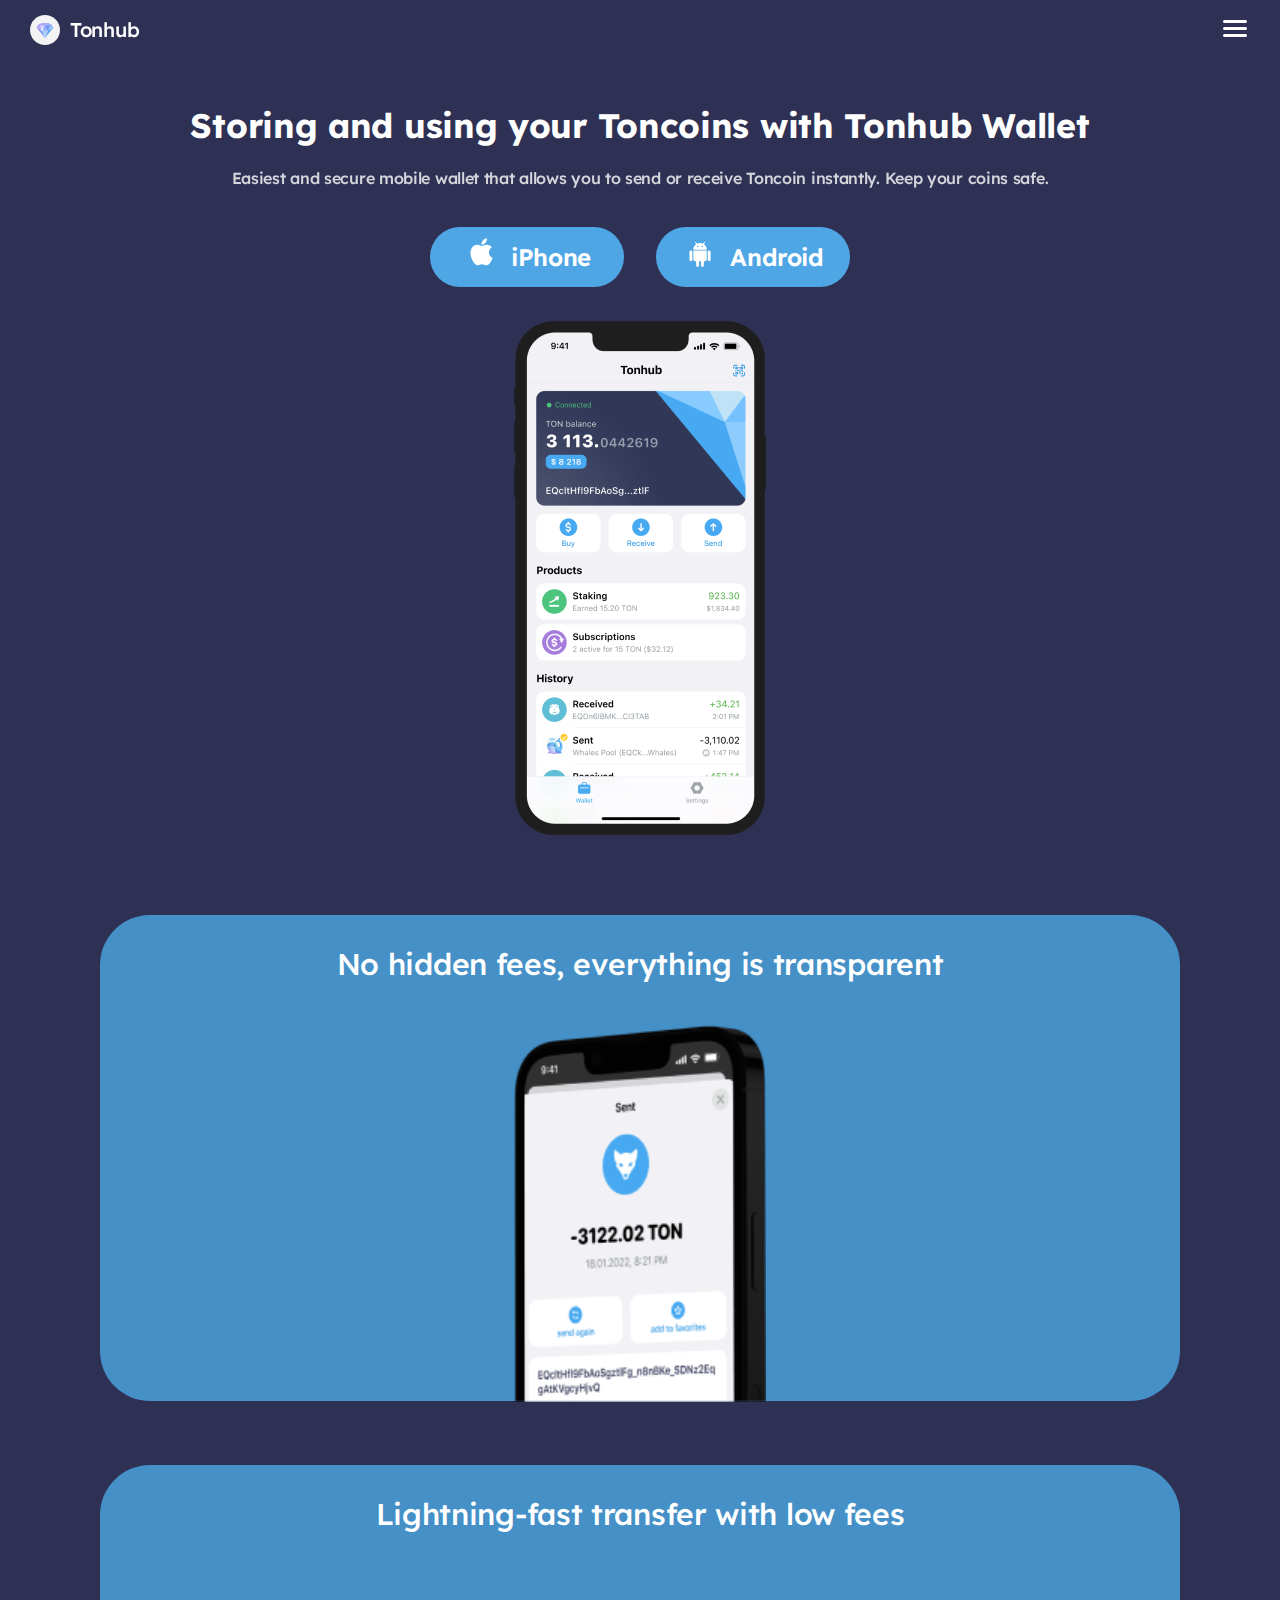
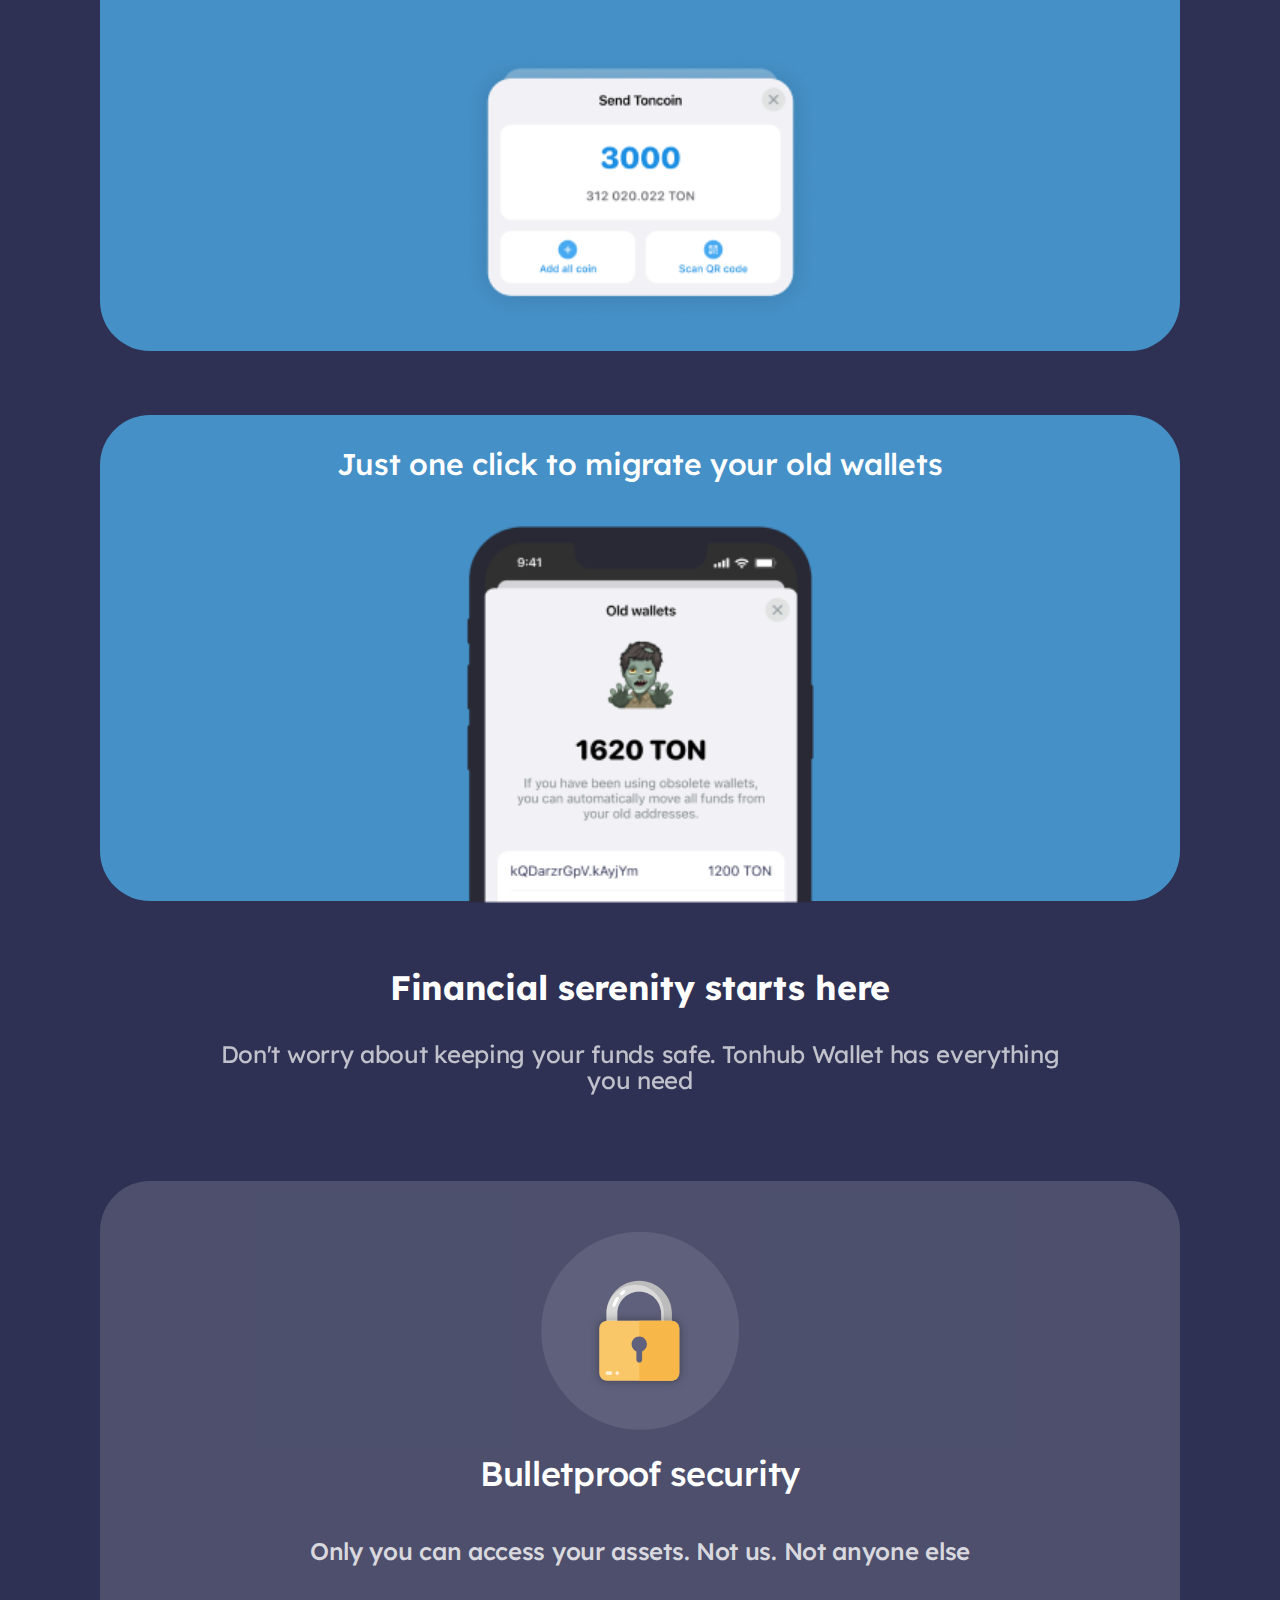
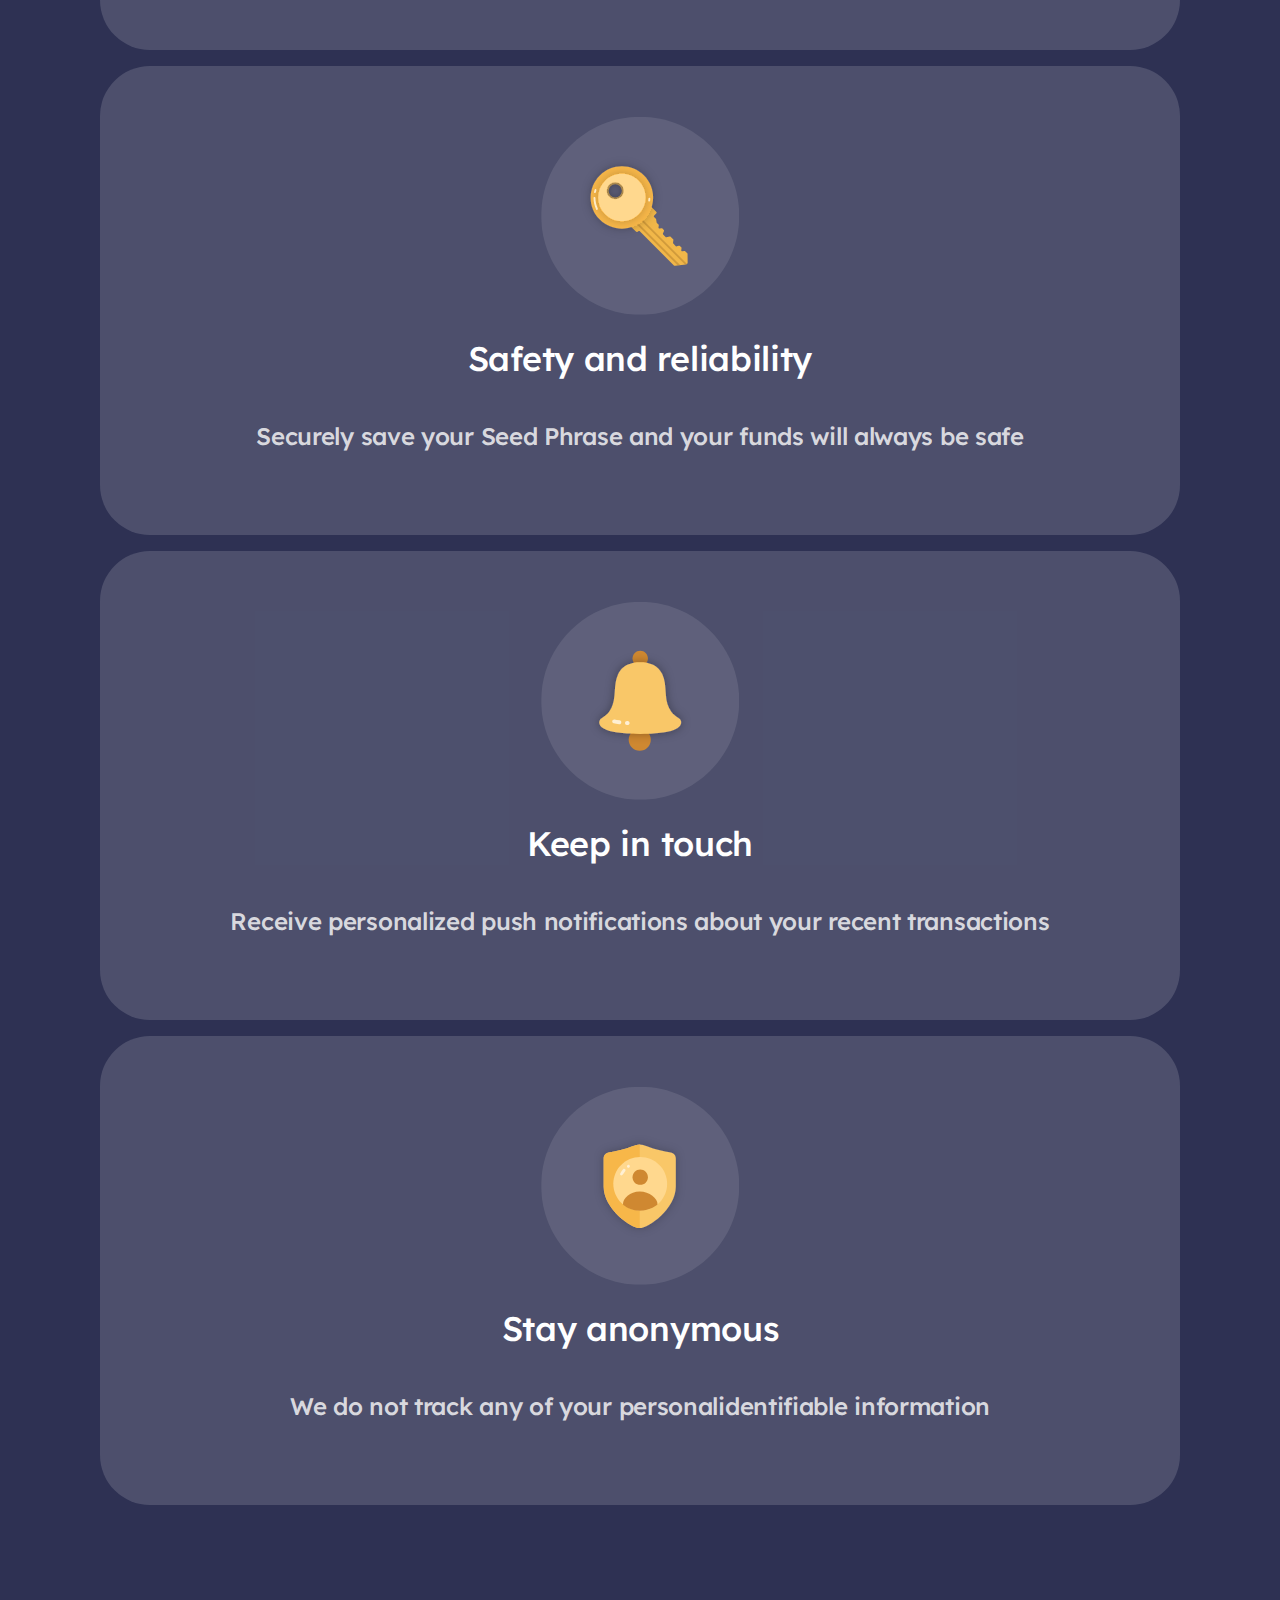
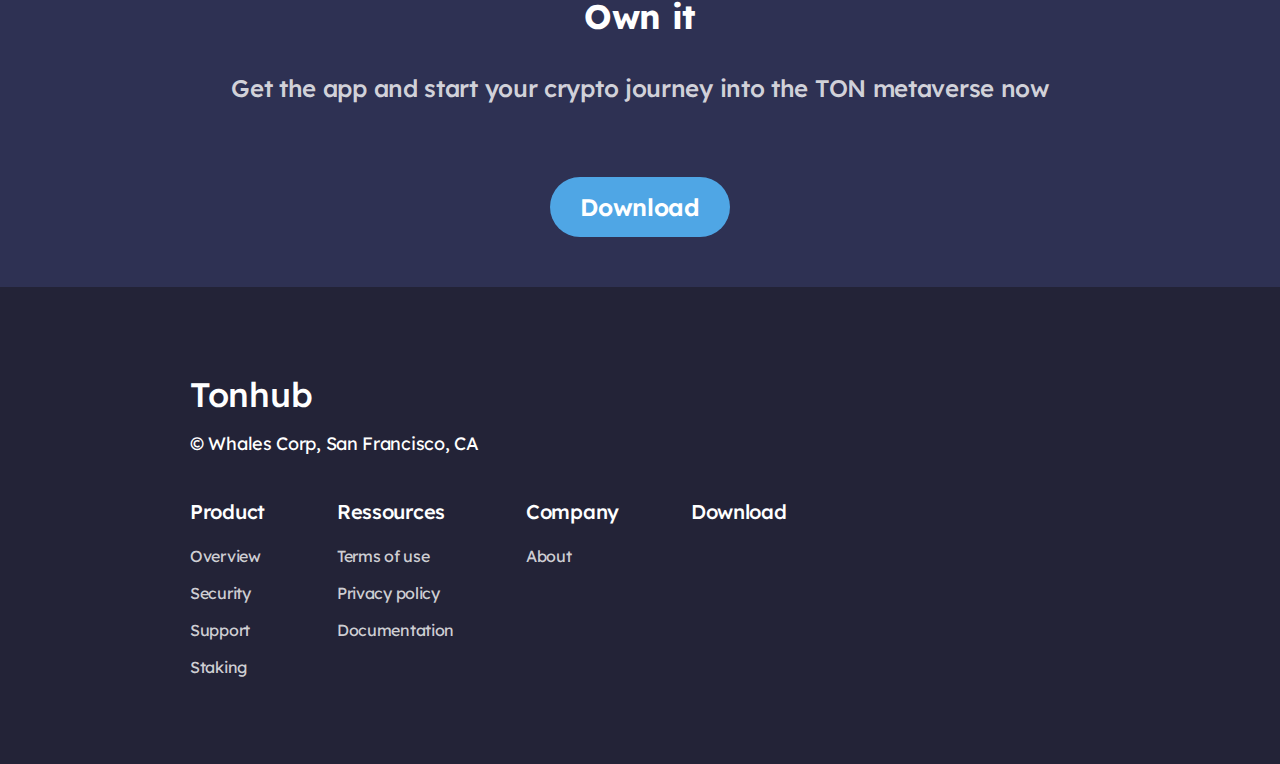
<file: index.html>
<!DOCTYPE html>
<html lang="en">
<head>
    <meta charset="UTF-8">
    <meta name="viewport" content="width=device-width, initial-scale=1.0">
    <title>Tonhub</title>
    <link rel="shortcut icon" href="./assets/icons/favicon.svg" type="image/x-icon">
    <link rel="icon" sizes="16x16" href="./assets/icons/favicon-16x16.png" type="image/png">
    <link rel="icon" sizes="30x30" href="./assets/icons/favicon-30x30.png" type="image/png">
    <link rel="icon" sizes="48x48" href="./assets/icons/favicon-48x48.png" type="image/png">
    <link rel="stylesheet" href="./styles/index.css">
</head>
<body>
    <div id="top"></div>
    <header>
        <div class="header-container">
            <a id="logo" href="./index.html">
                <img src="./assets/icons/logo.svg" class="logo" alt="logo">
                <h3>Tonhub</h3>
            </a>
            <nav id="nav-menu">
                <ul  class="nav-list">
                    <li><a href="./index.html" class="nav-link">Overview</a></li>
                    <li><a href="./security.html" class="nav-link">Security</a></li>
                    <li><a href="./about.html" class="nav-link">About</a></li>
                    <li><a href="./support.html" class="nav-link">Support</a></li>
                    <li><a href="./staking.html" class="nav-link">Staking</a></li>
                </ul>
            </nav>
            <div id="toggle-btn">
                <img src="./assets/icons/menu.svg" alt="open-menu">
            </div>
            <div class="download">
                <a href="./download.html" class="download-btn">Download</a>
            </div>
        </div>
    </header>
    <main>
        <div class="main-container">
            <div class="hero-section">
                <div class="hero-block-text">
                    <h1>Storing and using your Toncoins with Tonhub Wallet</h1>
                    <p>
                        Easiest and secure mobile wallet that allows you to send or receive Toncoin instantly. 
                        Keep your coins safe.
                    </p>
                    <div class="app-download">
                        <a href="https://apps.apple.com/us/app/tonhub-ton-wallet/id1607656232" class="download-btn">
                            <div class="store-logo">
                                <img src="./assets/icons/apple.svg" alt="apple logo">
                            </div>
                            <span class="store-name">iPhone</span>
                        </a>
                        <a href="https://play.google.com/store/apps/details?id=com.tonhub.wallet" class="download-btn">
                            <div class="store-logo">
                                <img src="./assets/icons/android.svg" alt="android logo">
                            </div>
                            <span class="store-name">Android</span>
                        </a>
                    </div>
                </div>
                <div class="hero-block-image">
                    <img src="./assets/images/phone_face.png" alt="phone face">
                </div>
            </div>
            <div class="overview-section">
                <div class="overview-block">
                    <h2>No hidden fees, everything is transparent</h2>
                    <div class="overview-image">
                        <img src="./assets/images/sent_receive.png" alt="sent receive" id="myImage">
                    </div>
                </div>
                <div class="overview-block">
                    <h2>Lightning-fast transfer with low fees</h2>
                    <div class="overview-image">
                        <img src="./assets/images/send_crypto.png" alt="send crypto">
                    </div>
                </div>
                <div class="overview-block">
                    <h2>Just one click to migrate your old wallets</h2>
                    <div class="overview-image">
                        <img src="./assets/images/old_wallets.png" alt="old wallets">
                    </div>                
                </div>
            </div>
            <div class="financial-serenity">
                <h2>Financial serenity starts here</h2>
                <p>Don't worry about keeping your funds safe. Tonhub Wallet has everything you need</p>
            </div>
            <div class="features-section">
                <div class="feature-block">
                    <div class="feature-image">
                        <img src="./assets/icons/security.svg" alt="security">
                    </div>
                    <h2>Bulletproof security</h2>
                    <p>Only you can access your assets. Not us. Not anyone else</p>
                </div>
                <div class="feature-block">
                    <div class="feature-image">
                        <img src="./assets/icons/safety.svg" alt="safety">
                    </div>
                    <h2>Safety and reliability</h2>
                    <p>Securely save your Seed Phrase and your funds will always be safe</p>
                </div>
                <div class="feature-block">
                    <div class="feature-image">
                        <img src="./assets/icons/notifications.svg" alt="notifications">
                    </div>
                    <h2>Keep in touch</h2>
                    <p>Receive personalized push notifications about your recent transactions</p>
                </div>
                <div class="feature-block">
                    <div class="feature-image">
                        <img src="./assets/icons/anonymity.svg" alt="anonymity">
                    </div>
                    <h2>Stay anonymous</h2>
                    <p>We do not track any of your personalidentifiable information</p>
                </div>
            </div>
            <div class="download-app">
                <h2>Own it</h2>
                <p>Get the app and start your crypto journey into the TON metaverse now</p>
                <a href="./download.html" class="download-btn">Download</a>
            </div>
        </div>
    </main>
    <footer>
        <div class="footer-container">
            <div class="footer-top">
                <div class="footer-heading">
                    <h2>Tonhub</h2>
                    <p>© Whales Corp, San Francisco, CA</p>
                </div>
            </div>
            <div class="footer-links">
                <div class="links-container">
                    <h3>Product</h3>
                    <ul>
                        <li><a href="#top" target="_blank" rel="noopener noreferrer">Overview</a></li>
                        <li><a href="./security.html" target="_blank" rel="noopener noreferrer">Security</a></li>
                        <li><a href="./support.html" target="_blank" rel="noopener noreferrer">Support</a></li>
                        <li><a href="./staking.html" target="_blank" rel="noopener noreferrer">Staking</a></li>
                    </ul>
                </div>
                <div class="links-container">
                    <h3>Ressources</h3>
                    <ul>
                        <li><a href="./terms.html" target="_blank" rel="noopener noreferrer">Terms of use</a></li>
                        <li><a href="./privacy.html" target="_blank" rel="noopener noreferrer">Privacy policy</a></li>
                        <li><a href="./docs.html" target="_blank" rel="noopener noreferrer">Documentation</a></li>
                    </ul>
                </div>
                <div class="links-container">
                    <h3>Company</h3>
                    <ul>
                        <li><a href="./about.html" target="_blank" rel="noopener noreferrer">About</a></li>
                    </ul>
                </div>
                <div class="links-container">
                    <h3><a href="./download.html">Download</a></h3>
                </div>
            </div>
        </div>
    </footer>
    <script src="./scripts/header.js"></script>
    <!--<script src="./scripts/updateImage.js"></script>-->
</body>
</html>
</file>
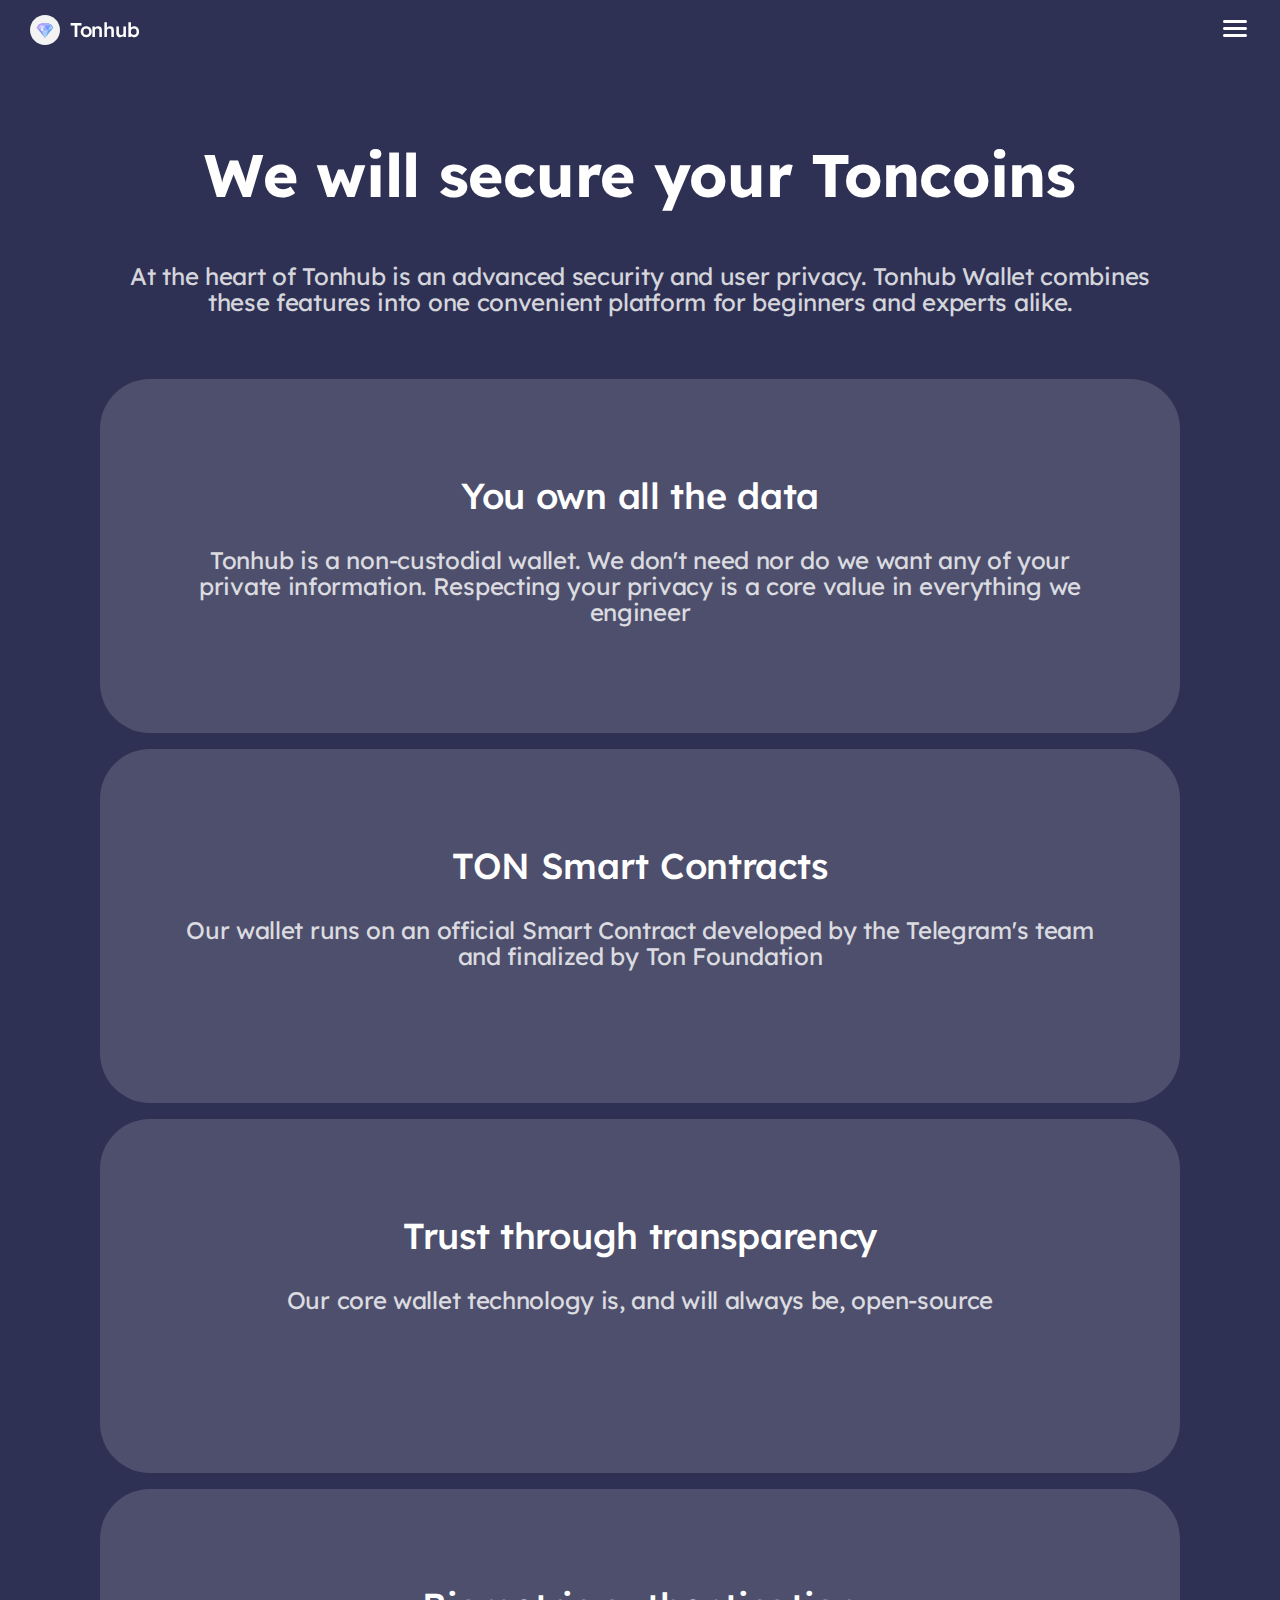
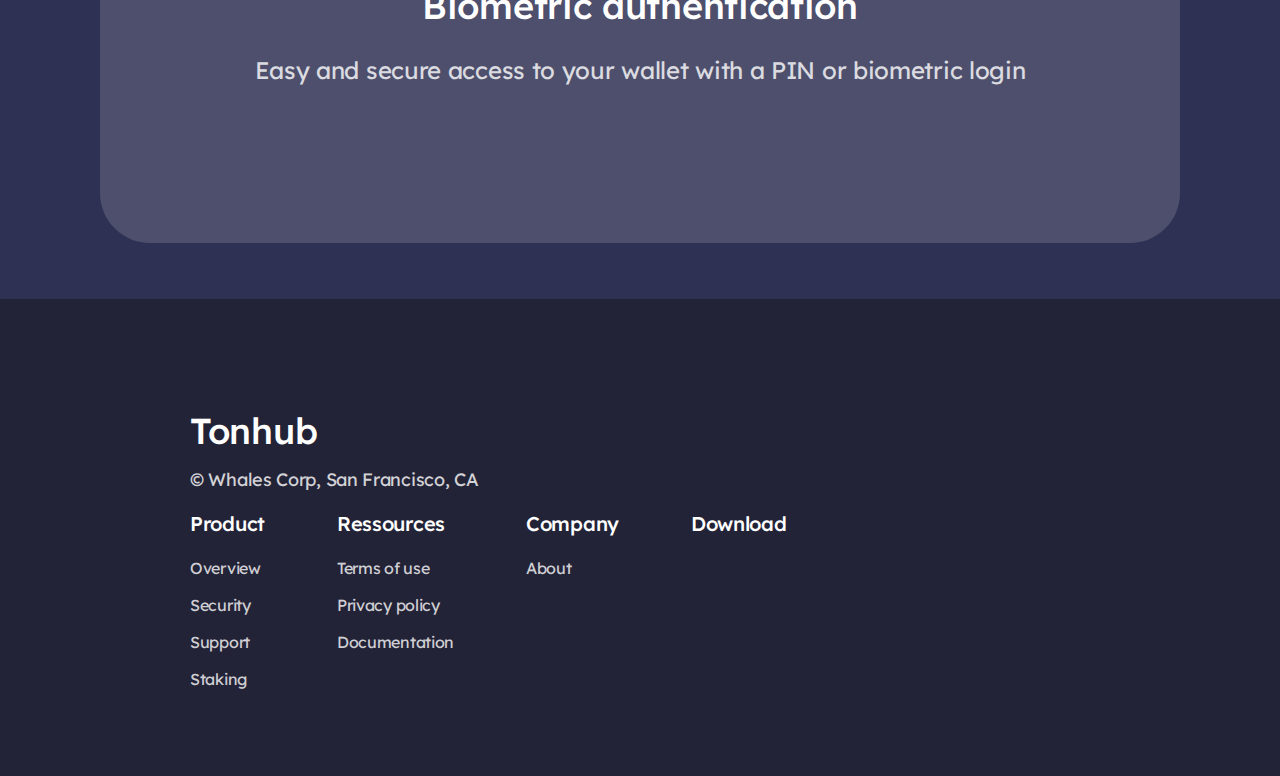
<file: security.html>
<!DOCTYPE html>
<html lang="en">
<head>
    <meta charset="UTF-8">
    <meta name="viewport" content="width=device-width, initial-scale=1.0">
    <title>Tonhub | Security</title>
    <link rel="shortcut icon" href="./assets/icons/favicon.svg" type="image/x-icon">
    <link rel="icon" sizes="16x16" href="./assets/icons/favicon-16x16.png" type="image/png">
    <link rel="icon" sizes="30x30" href="./assets/icons/favicon-30x30.png" type="image/png">
    <link rel="icon" sizes="48x48" href="./assets/icons/favicon-48x48.png" type="image/png">
    <link rel="stylesheet" href="./styles/index.css">
    <link rel="stylesheet" href="./styles/security.css">
</head>
<body>
    <header>
        <div class="header-container">
            <a id="logo" href="./index.html">
                <img src="./assets/icons/logo.svg" class="logo" alt="logo">
                <h3>Tonhub</h3>
            </a>
            <nav id="nav-menu">
                <ul  class="nav-list">
                    <li><a href="./index.html" class="nav-link">Overview</a></li>
                    <li><a href="./security.html" class="nav-link">Security</a></li>
                    <li><a href="./about.html" class="nav-link">About</a></li>
                    <li><a href="./support.html" class="nav-link">Support</a></li>
                    <li><a href="./staking.html" class="nav-link">Staking</a></li>
                </ul>
            </nav>
            <div id="toggle-btn">
                <img src="./assets/icons/menu.svg" alt="open-menu">
            </div>
            <div class="download">
                <a href="./download.html" class="download-btn">Download</a>
            </div>
        </div>
    </header>
    <main>
        <div class="container">
            <h1>We will secure your Toncoins</h1>
            <p class="subtitle">At the heart of Tonhub is an advanced security and user privacy. 
                Tonhub Wallet combines these features into one convenient platform for beginners and experts alike.
            </p>
            <div class="flex-container">
                <div class="container-wrapper">
                    <div class="content">
                        <h2>You own all the data</h2>
                        <p>Tonhub is a non-custodial wallet. We don't need nor do we want any of your private information. 
                            Respecting your privacy is a core value in everything we engineer
                        </p>
                    </div>
                    <div class="content">
                        <h2>TON Smart Contracts</h2>
                        <p>Our wallet runs on an official Smart Contract developed by the Telegram's team and finalized by Ton Foundation</p>
                    </div>
                    <div class="content">
                        <h2>Trust through transparency</h2>
                        <p>Our core wallet technology is, and will always be, open-source</p>
                    </div>
                    <div class="content">
                        <h2>Biometric authentication</h2>
                        <p>Easy and secure access to your wallet with a PIN or biometric login</p>
                    </div>
                </div>
            </div>
        </div>
    </main>
    <footer>
        <div class="footer-container">
            <div class="footer-top">
                <div class="footer-heading">
                    <h2>Tonhub</h2>
                    <p>© Whales Corp, San Francisco, CA</p>
                </div>
            </div>
            <div class="footer-links">
                <div class="links-container">
                    <h3>Product</h3>
                    <ul>
                        <li><a href="#top" target="_blank" rel="noopener noreferrer">Overview</a></li>
                        <li><a href="./security.html" target="_blank" rel="noopener noreferrer">Security</a></li>
                        <li><a href="./support.html" target="_blank" rel="noopener noreferrer">Support</a></li>
                        <li><a href="./staking.html" target="_blank" rel="noopener noreferrer">Staking</a></li>
                    </ul>
                </div>
                <div class="links-container">
                    <h3>Ressources</h3>
                    <ul>
                        <li><a href="./terms.html" target="_blank" rel="noopener noreferrer">Terms of use</a></li>
                        <li><a href="./privacy.html" target="_blank" rel="noopener noreferrer">Privacy policy</a></li>
                        <li><a href="./docs.html" target="_blank" rel="noopener noreferrer">Documentation</a></li>
                    </ul>
                </div>
                <div class="links-container">
                    <h3>Company</h3>
                    <ul>
                        <li><a href="./about.html" target="_blank" rel="noopener noreferrer">About</a></li>
                    </ul>
                </div>
                <div class="links-container">
                    <h3><a href="./download.html">Download</a></h3>
                </div>
            </div>
        </div>
    </footer>
    <script src="./scripts/header.js"></script>
</body>
</html>
</file>
<file: styles/index.css>
/*********************************************** TYPOGRAPHY AND COLORS ********************************************************/
@import url('https://fonts.googleapis.com/css2?family=Lexend:wght@100..900&display=swap');


/*********************************************** TYPOGRAPHY AND COLORS ********************************************************/
:root {
    /******************* COLORS ********************/
    --boston-blue: #4590C7;
    --martinique: #2E3153;
    --main-white: #FFFFFF;
    --picon-blue: #4FA6E5;
    --ebony-clay: #232337;
    --main-gray: #9D9D9D;
    --link-color: #ffffffcc;
    --bg-feature: #ffffff26;

    /**************** FONT SIZES *******************/
    --text-sm: 0.875rem; /* 14px */
    --text-base: 1rem; /* 16px */
    --text-lg: 1.125rem; /* 18px */
    --text-xl: 1.25rem; /* 20px */
    --text-2xl: 1.5rem; /* 24px */
    --text-3xl: 1.875rem; /* 30px */
    --text-4xl: 2.125rem; /* 34px */
    --text-4xxl: 2.625rem; /* 42px */
    --text-5xl: 3.125rem; /* 50px */
    --text-5xxl: 3.375rem; /* 54px */
    --text-6xl: 3.75rem; /* 60px */
    --text-7xl: 5rem; /* 80px */
}

/*********************************************** GENERAL RULES ********************************************************/

* {
    box-sizing: border-box;
    margin: 0;
    padding: 0;
    letter-spacing: -0.3px;
}

body {
    font-family: 'Lexend';
    font-size: var(--text-base);
    background: var(--martinique);
}

ul li {
    list-style-type: none;
}

a {
    text-decoration: none;
}

/*********************************************** HEADER - NAVIGATION ********************************************************/
.header-container {
    display: flex;
    flex-direction: row;
    align-items: center;
    justify-content: space-between;
    padding: 14px 30px;
    height: 60px;
}

header {
    margin-bottom: 27px;
    position: sticky;
    top: 0;
    z-index: 30;
    height: 60px;
    backdrop-filter: blur(50px);
    --webkit-backdrop-filter: blur(50px)
}

#nav-menu {
    display: none;
    align-items: flex-start;
    font-size: var(--text-base);
    font-weight: 400;
    color: var(--main-white);
    letter-spacing: -0.4%;
    z-index: 999;
    width: 160px;
    height: 160px;
    padding: 12px;
    background: var(--ebony-clay);
    border-radius: 12px;
    position: relative;
    top: 100px;
    left: 42px;
}

#toggle-btn {
    cursor: pointer;
}

.download {
    display: none;
}

.nav-link {
    color: var(--main-white);
    line-height: 25px;
}

.nav-link:hover {
    color: var(--boston-blue);
}

#logo {
    display: flex;
    align-items: center;
    justify-content: space-between;
    gap: 10px;
}

.overlay {
    position: fixed;
    top: 0;
    left: 0;
    width: 100%;
    height: 100%;
    background-color: rgba(0, 0, 0, 0.5);
    z-index: 1;
    opacity: 0.5;
    visibility: hidden;
    transition: opacity 0.3s ease-in-out, visibility 0.3s;
  }
  
.overlay.show {
    opacity: 1;
    visibility: visible;
}

#logo h3 {
    color: var(--main-white);
    font-size: var(--text-xl);
    font-weight: 500;
    line-height: 28px;
}

/*********************************************** MAIN CONTENT ********************************************************/
main {
    padding-inline: 16px;
    width: 100%;
    position: relative;
}

.main-container {
    display: flex;
    flex-direction: column;
    gap: 32px;
}

/*********************************************** HERO SECTION ********************************************************/

.hero-section {
    display: flex;
    flex-direction: row;
    align-items: center;
    justify-content: center;
    flex-wrap: wrap;
    gap: 24px;
}

.hero-block-text h1 {
    padding: 5.27px 14px;
    text-align: center;
    font-size: var(--text-4xl);
    font-weight: 700;
    color: var(--main-white);
    line-height: 45px;
    margin-bottom: 12px;
    padding-inline: 12px;
}

.hero-block-text p {
    text-align: center;
    font-size: var(--text-base);
    font-weight: 500;
    color: var(--main-white);
    line-height: 26px;
    opacity: 0.8;
    padding-inline: 12px;
}

.app-download {
    padding-top: 26px;
    display: flex;
    flex-direction: row;
    flex-wrap: wrap;
    align-items: center;
    justify-content: center;
}

.download-btn {
    margin-block: 10px;
    padding: 12px 30px;
    width: 350px;
    height: 60px;
    background: var(--picon-blue);
    display: flex;
    align-items: center;
    justify-content: center;
    gap: 12px;
    border-radius: 100px;
}

.download-btn span {
    text-align: center;
    font-size: var(--text-2xl);
    color: var(--main-white);
    font-weight: 600;
    line-height: 36px;
    letter-spacing: -0.4px;
}

.hero-block-image {
    margin-top: 32px;
    width: 100%;
    display: flex;
    align-items: center;
    justify-content: center;
    flex-grow: 1;
}

/*********************************************** OVERVIEW SECTION ********************************************************/
.overview-section, .features-section {
    display: grid;
    grid-template-columns: repeat(1, 1fr);
    grid-template-rows: repeat(3, 1fr);
    align-items: center;
    justify-content: center;
    gap: 16px;
}

.overview-block, .feature-block {
    display: flex;
    flex-direction: column;
    align-items: center;
    justify-content: space-between;
    padding-inline: 16px;
    width: 100%;
    height: 384px;
    background: var(--boston-blue);
    border-radius: 12px;
}

.overview-block h2, .feature-block h2 {
    font-size: var(--text-2xl);
    font-weight: 500;
    font-style: normal;
    color: var(--main-white);
    text-align: center;
    line-height: 34px;
    letter-spacing: -0.4%;
    padding-top: 32px;
    padding-bottom: 24px;
}

.overview-image {
    display: flex;
    flex-direction: row;
    align-items: flex-end;
    flex-grow: 1;
}

.overview-block:nth-child(2) .overview-image {
    justify-content: center;
    align-items: center;
}

/*********************************************** FINANCIAL SERENITY SECTION ********************************************************/
.financial-serenity {
    padding: 64px 14px;
    display: flex;
    align-items: center;
    flex-direction: column;
}

.financial-serenity h2 {
    font-size: var(--text-4xl);
    font-weight: 700;
    color: var(--main-white);
    line-height: 45px;
    text-align: center;
    padding-bottom: 7px;
    padding-inline: 2px;
}

.financial-serenity p {
    font-size: var(--text-base);
    font-weight: 400;
    line-height: 26px;
    color: var(--main-white);
    opacity: 0.7;
    text-align: center;
    padding-bottom: 24px;
    padding-inline: 12px;
}

/*********************************************** FEATURES SECTION ********************************************************/
.feature-block {
    background: var(--bg-feature);
    display: flex;
    flex-direction: column;
    align-items: center;
    padding: 38px 21px;
    height: max-content;
}

.feature-image {
    padding-top: 12px;
}

.feature-block h2 {
    padding-top: 24px;
    line-height: 32px;
    font-weight: 500;
}

.feature-block p {
    font-size: var(--text-base);
    font-weight: 500;
    color: var(--link-color);
    text-align: center;
    line-height: 26px;
    letter-spacing: -0.4%;
    padding-block: 24px;
}

/*********************************************** DOWNLOAD SECTION ********************************************************/
.download-app {
    display: flex;
    flex-direction: column;
    align-items: center;
    justify-content: center;
    padding: 42px 14px;
    gap: 12px;
}

.download-app h2 {
    font-size: var(--text-4xl);
    font-weight: 700;
    color: var(--main-white);
    text-align: center;
    padding-top: 24px;
    line-height: 32px;
}

.download-app p {
    font-size: var(--text-base);
    font-weight: 500;
    color: var(--link-color);
    text-align: center;
    line-height: 25px;
    letter-spacing: -0.4%;
    padding-inline: 2px;
    padding-bottom: 24px;
}

.download-app .download-btn, .download .download-btn {
    width: 180px;
    height: 60px;
    display: flex;
    align-items: center;
    justify-content: center;
    font-weight: 600;
    color: var(--main-white);
    line-height: 24px;
    letter-spacing: -0.4%;
    text-align: center;
    padding: 12px 30px;
}

/*********************************************** FOOTER ********************************************************/
footer {
    width: 100%;
    background: var(--ebony-clay);
    display: flex;
    flex-direction: column;
    justify-content: center;
    align-items: center;padding: 54px 56px;
    padding: 51.92px 53.85px;
    color: var(--main-white);
}

.footer-container {
    width: 100%;
    display: flex;
    flex-direction: row;
    flex-wrap: wrap;
    align-items: flex-start;
    gap: 41px;
}

.footer-top {
    width: 100%;
    height: 100px;
}

.footer-heading {
    display: flex;
    height: 110px;
    flex-direction: column;
    align-items: flex-start;
    flex-shrink: 0;
    align-self: stretch;
    gap: 12px;
}

.footer-heading h2 {
    font-size: var(--text-4xl);
    font-weight: 500;
    line-height: 48px;
}

.footer-heading p {
    font-size: var(--text-lg);
    font-weight: 400;
    line-height: 25px;
}

.footer-links {
    width: 100%;
    display: flex;
    flex-direction: row;
    flex-wrap: wrap;
    flex-grow: 1;
    align-self: stretch;
    gap: 28px;
}

.links-container {
    width: 270px;
    padding-right: 8px;
    display: flex;
    flex-direction: column;
    align-items: flex-start;
    flex-shrink: 0;
    align-self: first baseline;
    gap: 8px;
}

.links-container h3 {
    font-size: var(--text-xl);
    font-weight: 500;
    line-height: 25px;
}

.links-container ul {
    direction: flex;
    flex-direction: column;
    justify-content: space-between;
    gap: 12px;
}

.links-container ul li {
    padding-top: 12px;
}

.links-container ul li a {
    font-size: var(--text-base);
    color: var(--link-color);
    font-weight: 400;
    line-height: 25px;
}

.links-container:last-of-type {
    height: 24px;
    padding: 20px 0;
}

.links-container:last-of-type a {
    color: var(--main-white);
}

/********************************************** RESPONSIVE DESIGN *****************************************/
@media screen and (min-width:768px) {
    /****************** HERO SECTION ******************/
    .hero-section h1{
        padding-inline: 16px;
        padding-top: 16px;
    }

    .hero-section p {
        padding-inline: 12px;
    }

    .app-download {
        gap: 32px;
        padding-top: 26px;
    }

    .download-btn {
        width: 194px;
    }

    .hero-block-image {
        margin-top: 0px;
    }

    /***************** OVERVIEW and FEATURES SECTION ***************/
    .overview-section {
        margin-top: 32px;
        padding-top: 16px;
    }

    .overview-block, .feature-block {
        border-radius: 50px;
    }

    .overview-block h2{
        padding-block: 32px 24px;
        text-wrap: nowrap;
    }

    .feature-block h2 {
        font-size: var(--text-4xl);
    }

    /******************** FINANCIAL SERENITY SECTION *********************/
    .financial-serenity {
        padding: 32px 40px;
    }

    .financial-serenity h2 {
        padding-inline: 100px;
        text-wrap: wrap;
    }

    .financial-serenity p {
        padding-inline: 64px;
        text-wrap: wrap;
    }

    /******************** DOWNLOAD APP SECTION *********************/
    .download-app {
        padding: 24px 100px;
    }

    footer {
        padding: 84px 190px;
    }

    .footer-links {
        align-self: stretch;
    }

    .links-container {
        width: auto;
    }
}

@media screen and (min-width:1024px) {
    main {
        padding-inline: 100px;
    }

    /**************************** OVERVIEW SECTION **********************/
    .overview-section {
        row-gap: 64px;
    }
    .overview-block {
        height: 486px;
        gap: 64px;
    }

    .overview-image img {
        overflow: hidden;
        transform: scale(1.5);
    }

    .overview-image {
        display: flex;
        align-items: center;
        justify-content: center;
        flex-grow: 1;
        max-height: 390px;
        position: relative;
    }

    .overview-block:first-child .overview-image img {
        position: absolute;
        bottom: 62px;
    }

    .overview-block:last-child .overview-image img {
        position: absolute;
        bottom: 61px;
    }
    .overview-block h2 {
        font-size: var(--text-3xl);
    }

    /**************************** FINANCIAL SERENETY SECTION **********************/
    .financial-serenity p {
        font-size: var(--text-2xl);
        margin-top: 24px;
    }

    /**************************** FEATURES SECTION **********************/
    .feature-block {
        padding-inline: 64px;
    }
    .feature-block p {
        font-size: var(--text-2xl);
        padding-bottom: 48px;
    }

    /**************************** DOAWNLOAD APP **********************/
    .download-app {
        padding-block: 40px;
    }

    .download-app h2 {
        padding-bottom: 24px;
    }

    .download-app p {
        padding-bottom: 48px;
        padding-inline: 21px;
        line-height: 38px;
        font-size: var(--text-2xl);
    }

    .download-btn {
        font-size: var(--text-2xl);
    }

    /********************************** FOOTER ************************/
    .footer-container {
        row-gap: 8px;
    }
    .footer-links {
        width: auto;
        column-gap: 64px;
    }
}

@media screen and (min-width:1440px) {
    header {
        height: 119px;
        padding-bottom: 53px;
        padding-top: 30px;
        margin-bottom: 48px;
    }
    .header-container {
        padding: 14px 30px;
        margin-bottom: 24px;
        display: flex;
        align-items: center;
        justify-content: space-between;
        gap: 64px;
    }
    #nav-menu {
        display: flex;
        align-items: center;
        justify-content: center;
        z-index: 0;
        width: 534px;
        background: none;
        position: sticky;
    }

    .nav-list {
        display: flex;
        align-items: center;
        justify-content: space-between;
        gap: 28px;
    }

    .nav-list .nav-link {
        font-size: var(--text-2xl);
        font-style: normal;
        font-weight: 400;
        line-height: 30px;
    }

    #toggle-btn {
        display: none;
    }

    .header-container .download {
        display: flex;
        width: 180px;
    }
    main {
        padding-inline: 190px;
    }

    /**************************** HERO SECTION **********************/
    .hero-section {
        flex-wrap: nowrap;
        width: 1060px;
    }
    .hero-block-image {
        width: 25%;
    }

    .hero-block-text {
        width: 75%;
    }

    .hero-block-text h1 {
        text-align: left;
        font-size: var(--text-6xl);
        line-height: 80px;
        align-self: stretch;
    }

    .hero-block-text p {
        text-align: left;
        font-size: var(--text-4xl);
        line-height: 50px;
        align-self: stretch;
    }

    .app-download {
        justify-content: left;
    }

    .overview-block {
        height: 548.35px;
    }

    .overview-block h2 {
        margin: 70px 0 40px;
        font-size: var(--text-4xxl);
    }

    .overview-block:first-child .overview-image {
        width: 529px;
        height: 380px;
        transform: scale(0.65);
        display: flex;
        flex-grow: 1;
        align-items: flex-end;
        bottom: -30px;
    }

    .financial-serenity {
        padding: 110px 300px;
    }

    .financial-serenity h2 {
        padding-bottom: 36px;
        padding-inline: 2.88px;
        font-size: var(--text-5xl);
        line-height: 70px;
        height: 176px;
    }

    .financial-serenity p {
        padding-bottom: 36px;
        padding-inline: 10.5px;
        font-size: var(--text-4xl);
        line-height: 50px;
        height: 236px;
    }

    .feature-block {
        height: 613px;
        padding: 66px 44px;
    }

    .feature-block h2 {
        margin: 56px 0 0;
        font-size: var(--text-5xxl);
    }

    .feature-block p {
        margin: 32px 0 0;
        font-size: var(--text-4xl);
        line-height: 54px;
    }

    .download-app {
        padding: 110px 300px;
    }

    .download-app h2 {
        font-size: var(--text-5xl);
        line-height: 70px;
        margin: 0 0 36px;
    }

    .download-app p {
        font-size: var(--text-4xl);
        line-height: 50px;
        margin: 0 0 36px;
    }

    footer {
        padding: 84px 190px;
    }

    .footer-container {
        flex-wrap: nowrap;
        gap: 72px;
    }

    .footer-top {
        width: 35%;
    }
}
</file>
<file: styles/security.css>
:root {
    /******************* COLORS ********************/
    --boston-blue: #4590C7;
    --martinique: #2E3153;
    --main-white: #FFFFFF;
    --picon-blue: #4FA6E5;
    --ebony-clay: #232337;
    --main-gray: #9D9D9D;
    --link-color: #ffffffcc;
    --bg-feature: #ffffff26;

    /**************** FONT SIZES *******************/
    --text-sm: 0.875rem; /* 14px */
    --text-base: 1rem; /* 16px */
    --text-lg: 1.125rem; /* 18px */
    --text-xl: 1.25rem; /* 20px */
    --text-2xl: 1.5rem; /* 24px */
    --text-3xl: 1.875rem; /* 30px */
    --text-4xl: 2.25rem; /* 36px */
    --text-4xxl: 2.625rem; /* 42px */
    --text-5xl: 3.125rem; /* 50px */
    --text-5xxl: 3.375rem; /* 54px */
    --text-6xl: 3.75rem; /* 60px */
    --text-7xl: 5rem; /* 80px */
}

h1, h2 {
    color: var(--main-white);
    text-align: center;
}

h1 {
    font-size: var(--text-4xl);
    line-height: 45px;
    font-weight: 700;
    margin-block: 48px;
}

h2 {
    font-size: var(--text-2xl);
    font-weight: 500;
    line-height: 32px;
    margin: 24px 0 0;
}

p {
    font-size: var(--text-base);
    color: var(--main-white);
    opacity: 0.8;
    text-align: center;
    line-height: 26px;
    letter-spacing: -0.3px;
}

main {
    display: flex;
    flex-direction: column;
    align-items: center;
}

.container {
    display: flex;
    flex-direction: column;
    align-items: center;
    justify-content: center;
}

.subtitle {
    margin-inline: 20px;
}

.flex-container {
    display: flex;
    padding-bottom: 140px;
}

.container-wrapper {
    display: grid;
    grid-template-columns: repeat(1, 1fr);
    grid-template-rows: repeat(4, 1fr);
    align-content: center;
    gap: 16px;
    width: 100%;
    margin-top: 120px;
}

.content {
    display: flex;
    flex-direction: column;
    align-items: center;
    padding: 38px 12px;
    background: var(--bg-feature);
    border-radius: 20px;
    width: 100%;
    height: 280px;
}

.content p {
    margin: 24px 0 0;
}

@media screen and (min-width: 768px) {
    h1 {
        font-size: var(--text-6xl);
        line-height: 80px;
    }

    h2 {
        font-size: var(--text-4xl);
        line-height: 54px;
    }

    
    .flex-container {
        padding-bottom: 56px;
    }

    .container-wrapper {
        margin-top: 64px;
    }

    .content {
        padding: 66px;
    }
}

@media screen and (min-width:1024px) {
    p {
        font-size: var(--text-2xl);
    }

    .content {
        height: 354px;
        border-radius: 50px;
    }
}

@media screen and (min-width:1440px) {
    main {
        min-height: 100%;
        scroll-behavior: smooth;
    }

    .subtitle {
        font-size: var(--text-4xl);
        line-height: 54px;
    }

    h2 {
        font-size: var(--text-5xxl);
        line-height: 67px;
    }

    .content {
        height: 449px;
    }

    .content p {
        font-size: var(--text-3xl);
        line-height: 54px;
    }
}

@media screen and (min-width:2560px) {

    .subtitle {
        width: 1540px;
    }
    .container-wrapper {
        grid-template-columns: repeat(2, 1fr);
        grid-template-rows: repeat(2, 1fr);
        gap: 48px;
    }

    .content {
        width: 742px;
        height: 557px;
        justify-content: center;
    }
}
</file>
